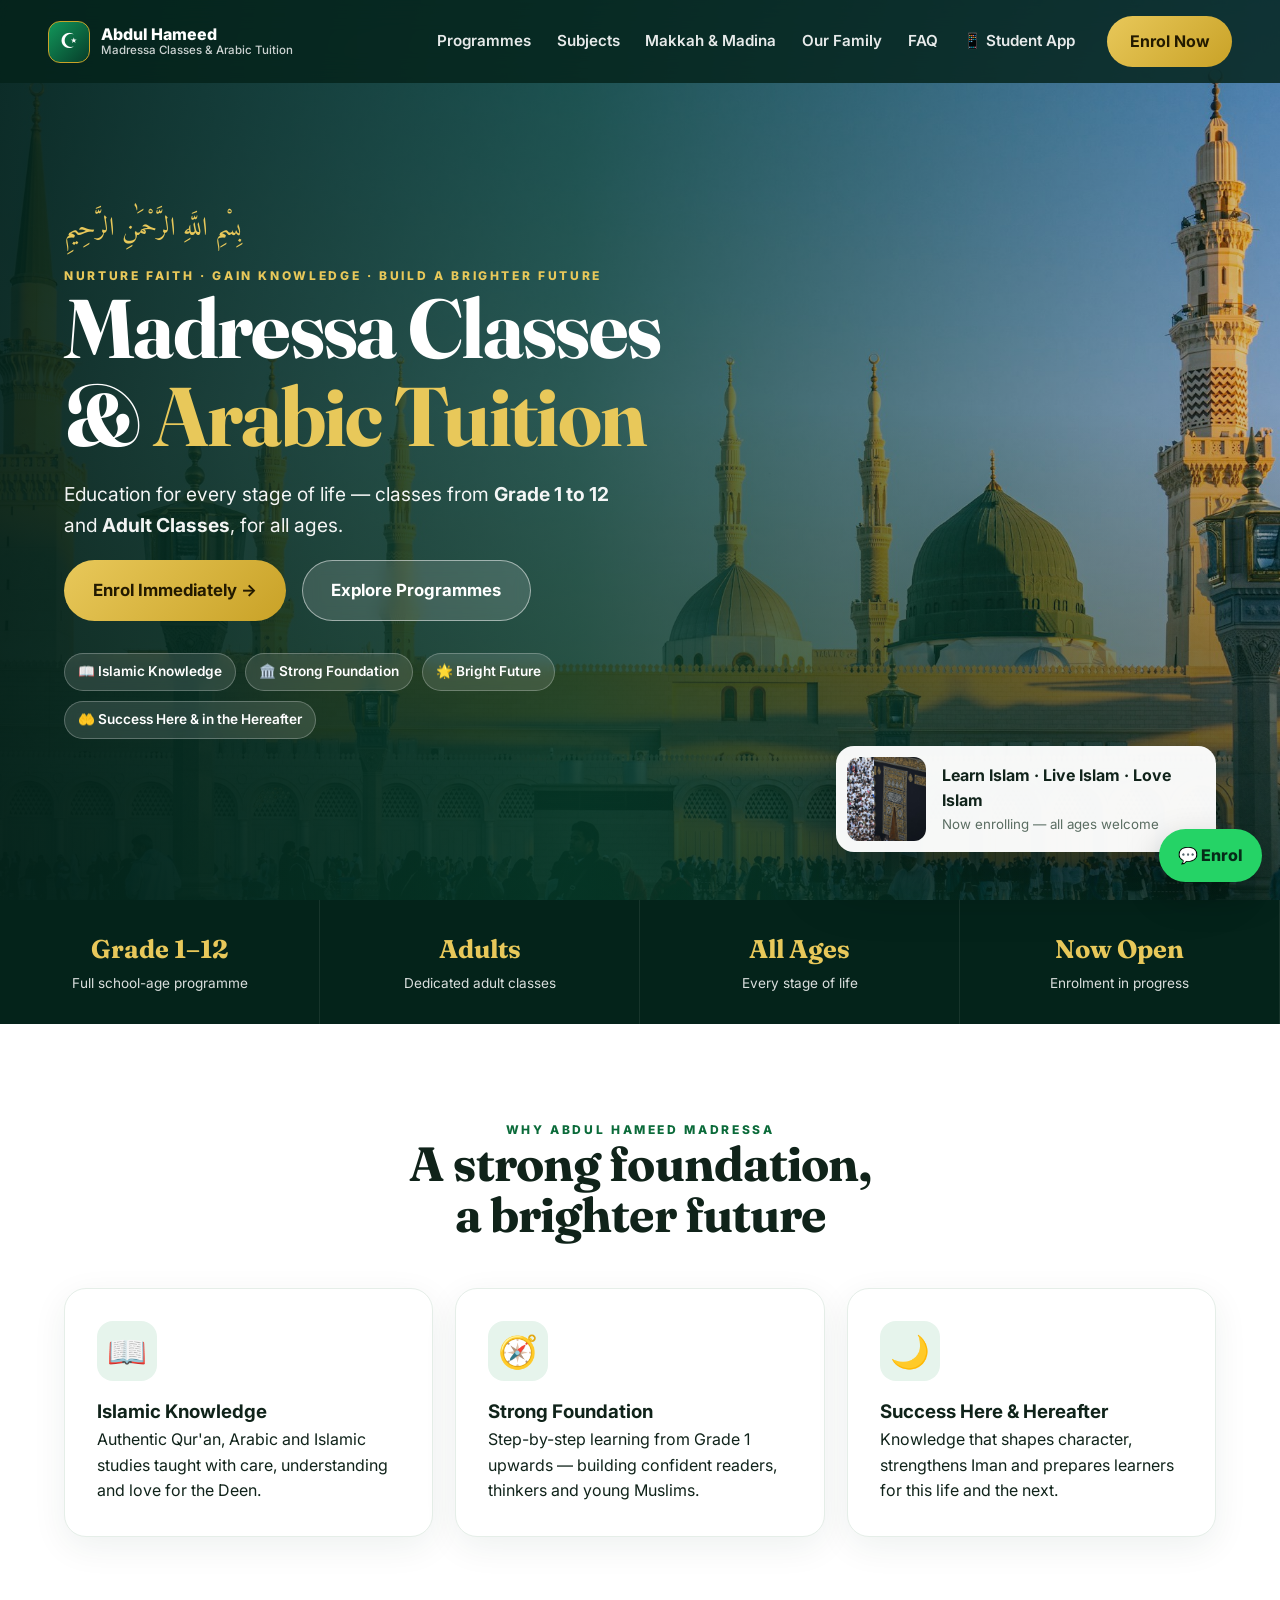
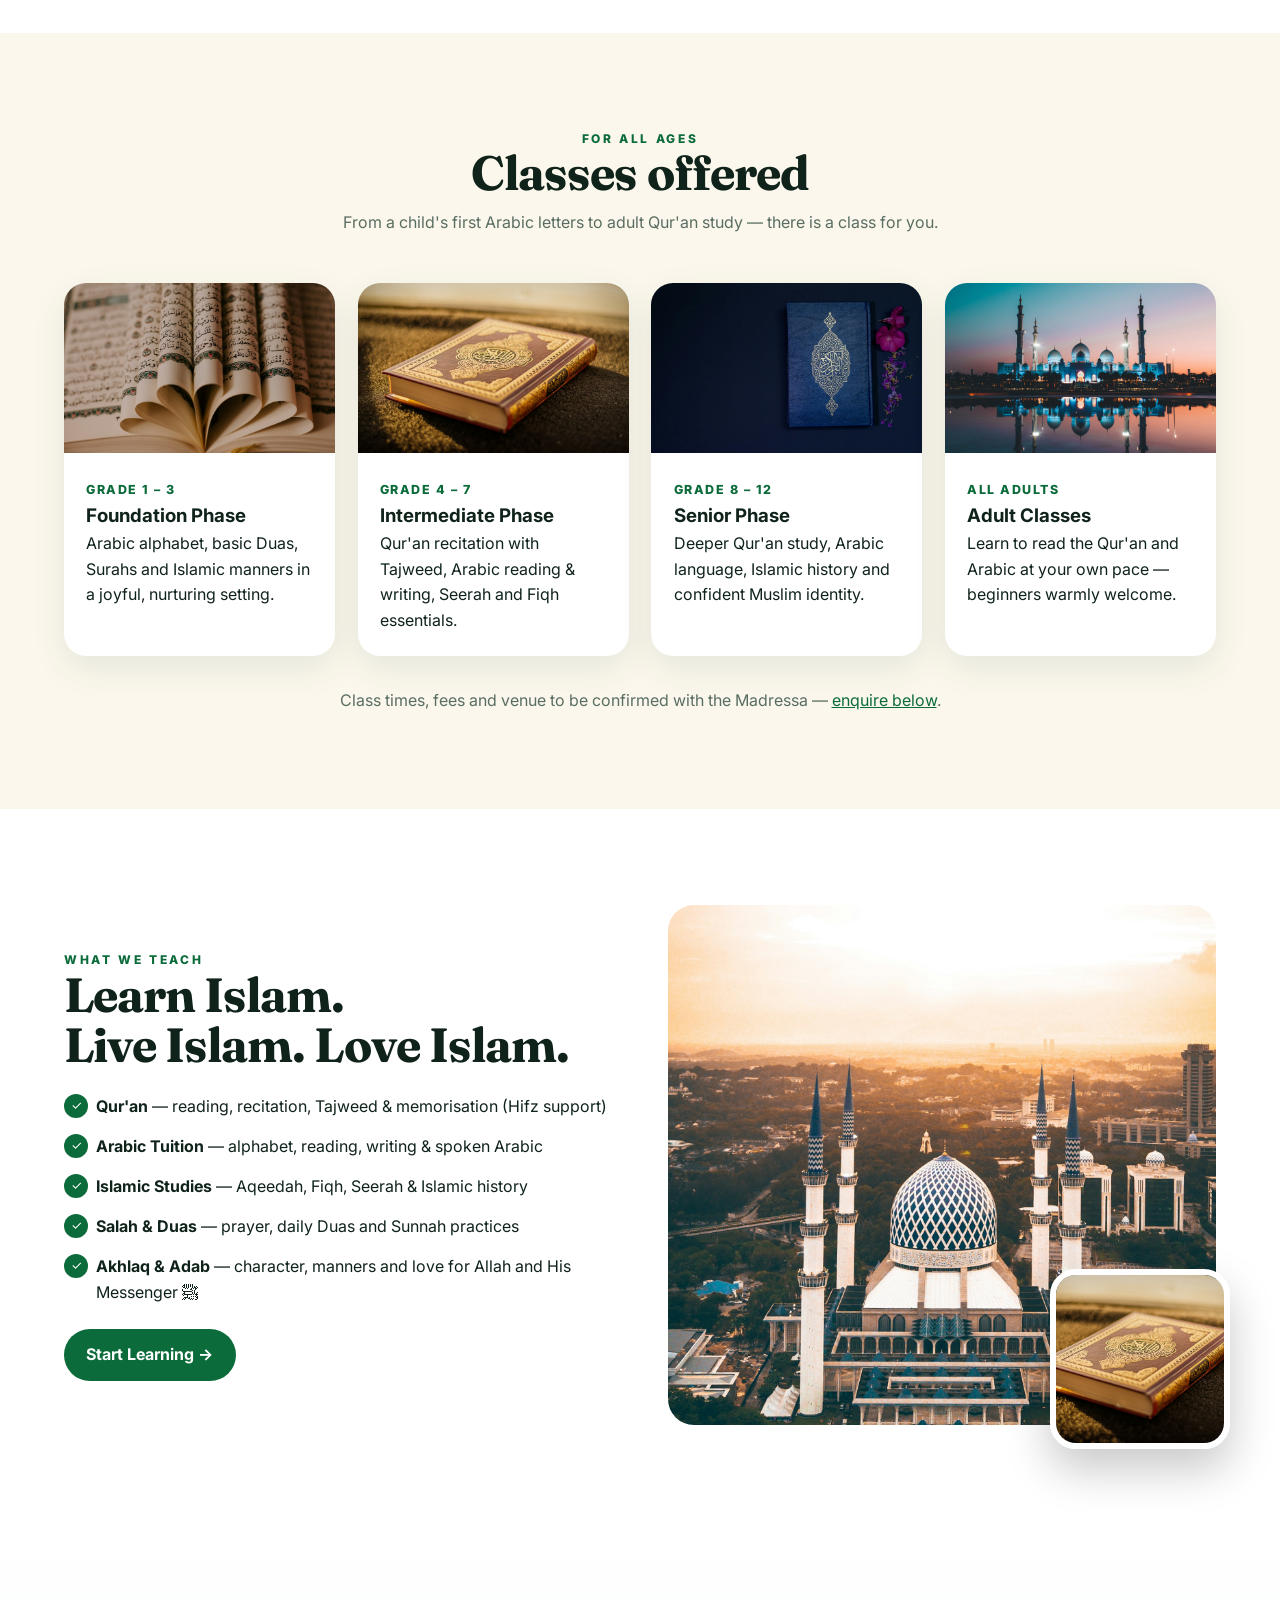
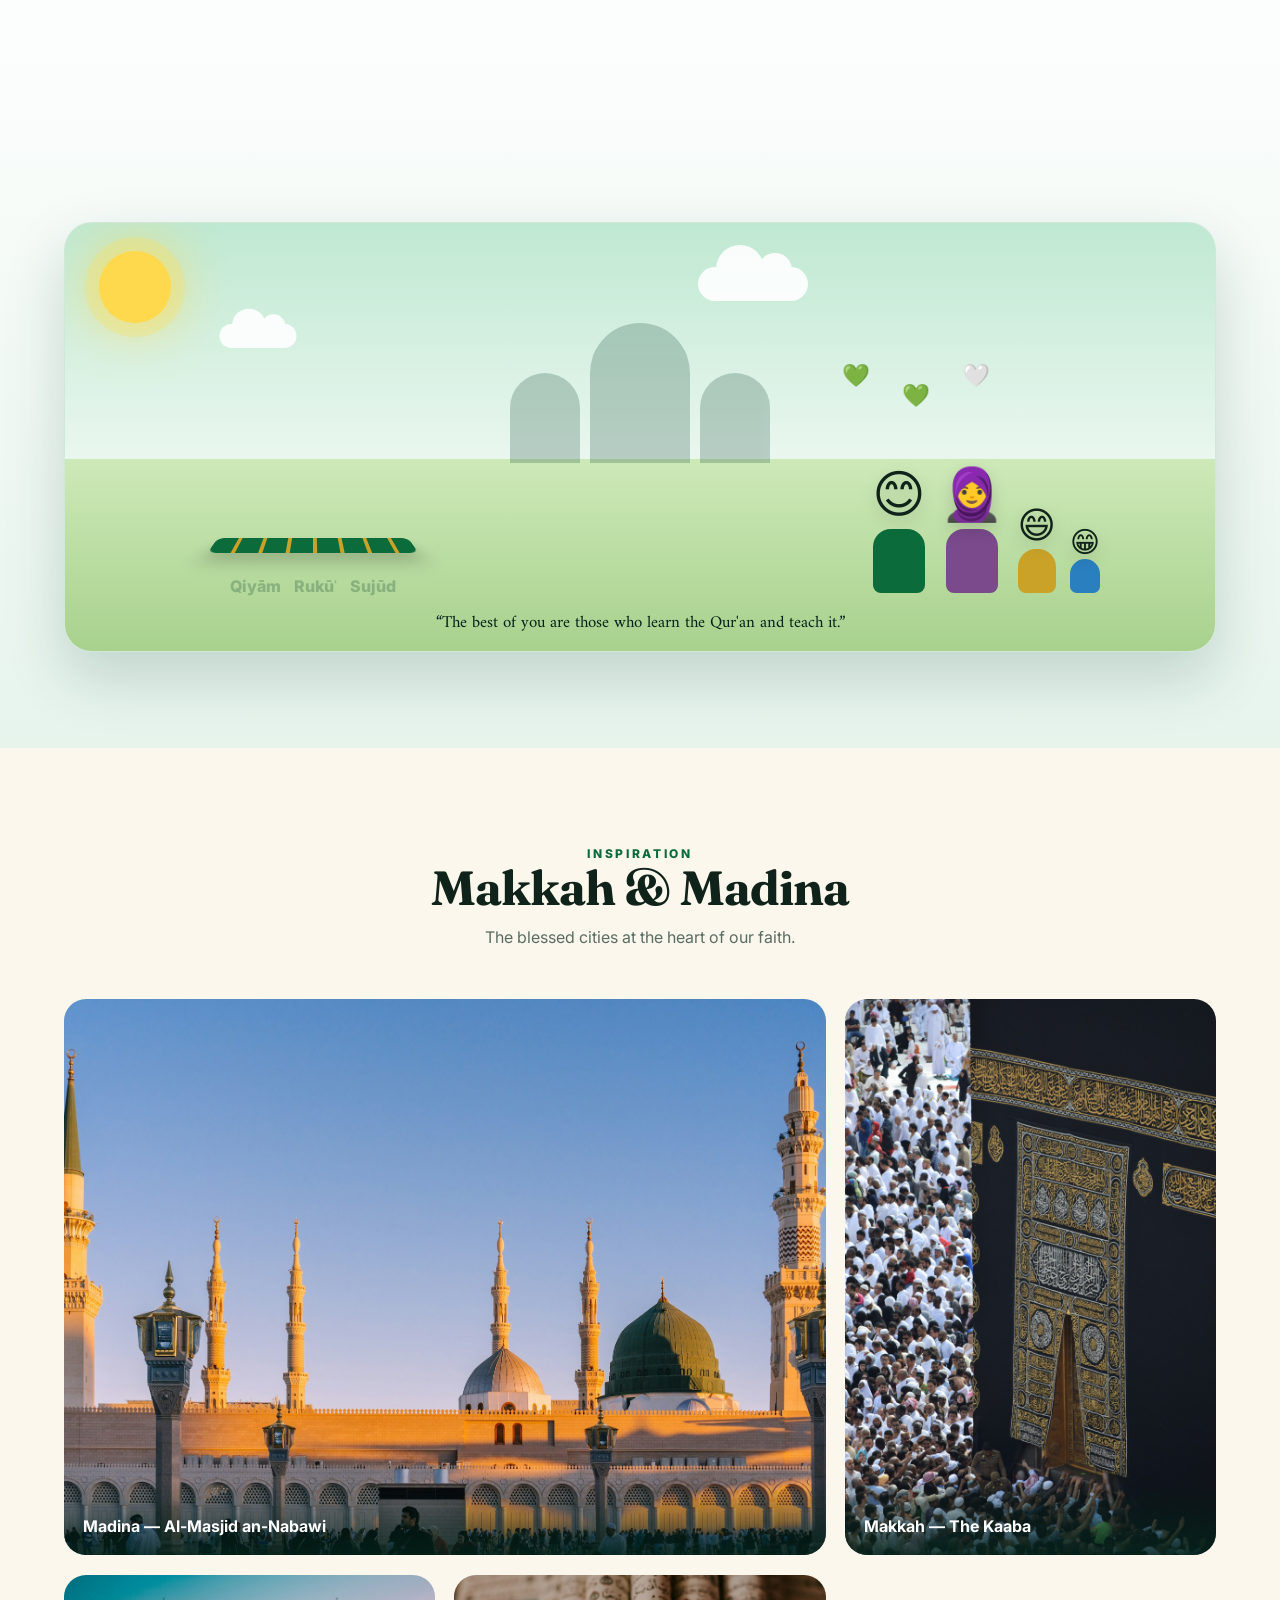
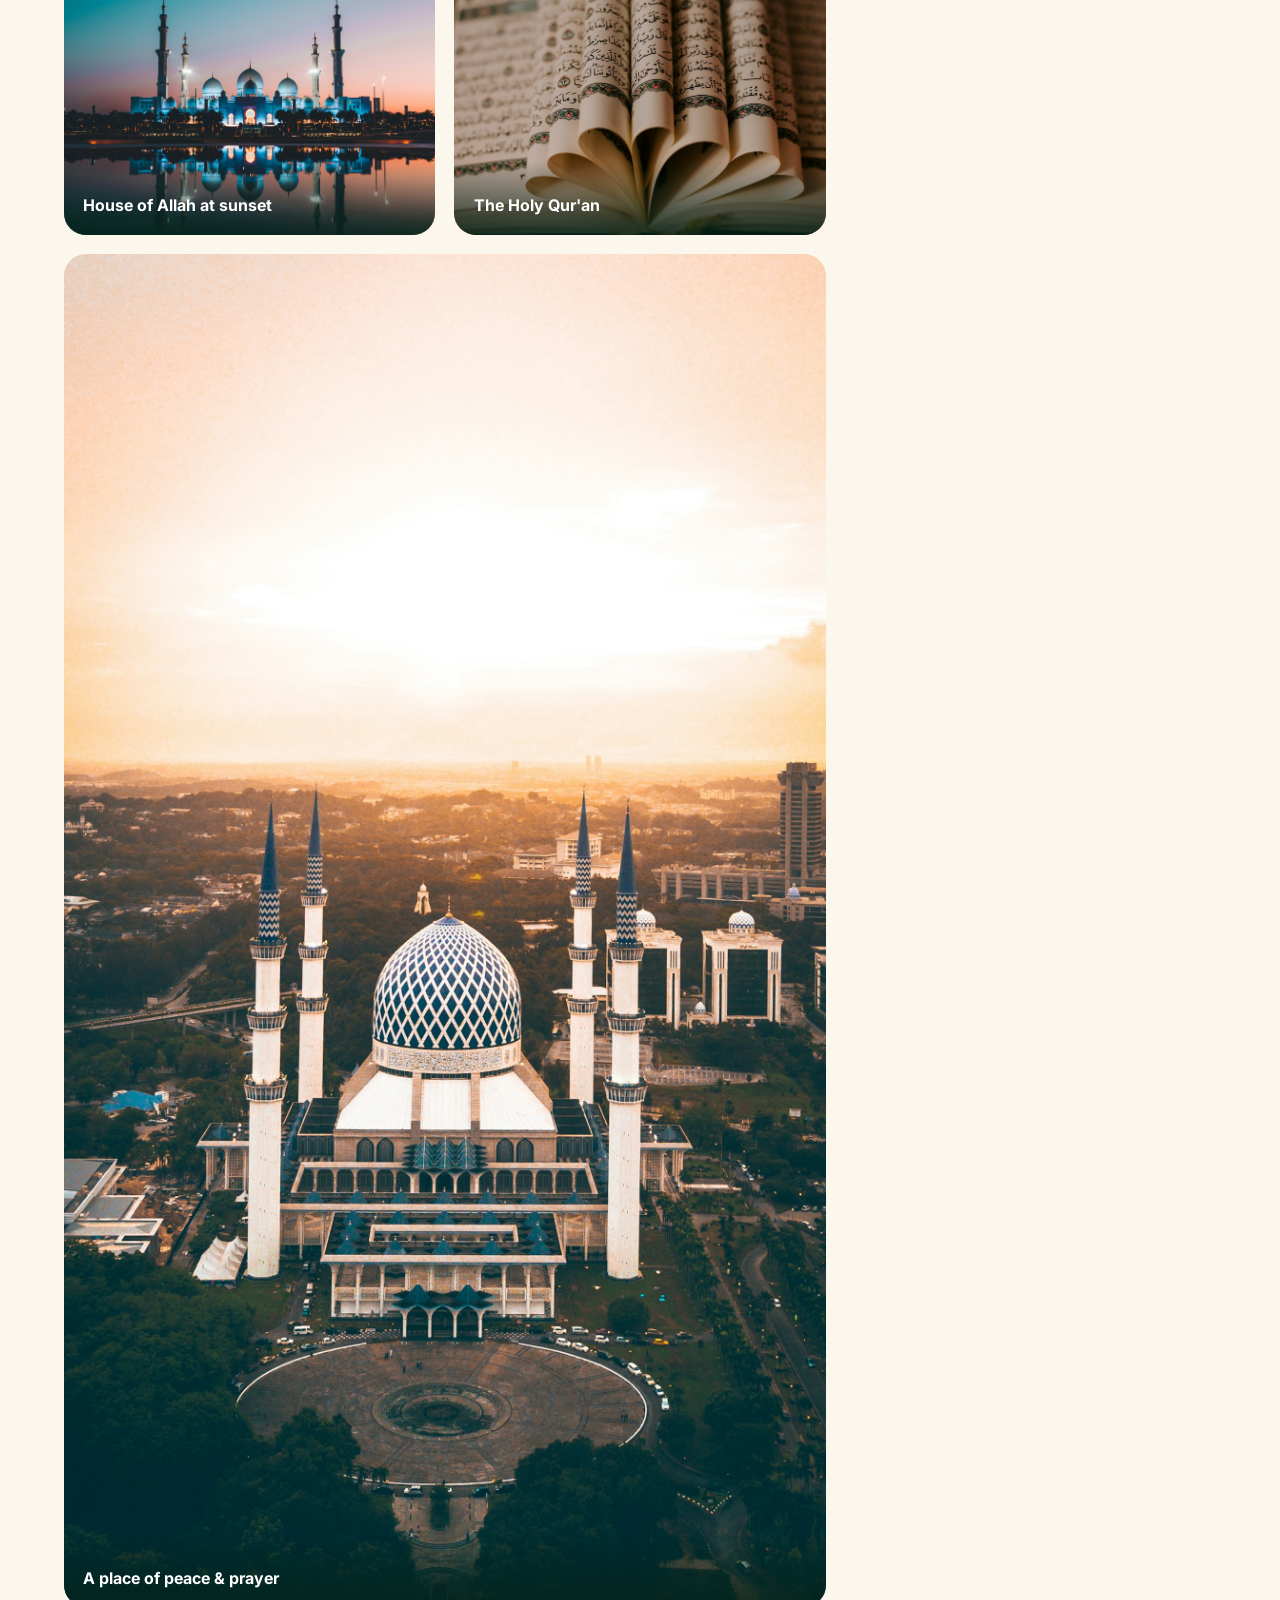
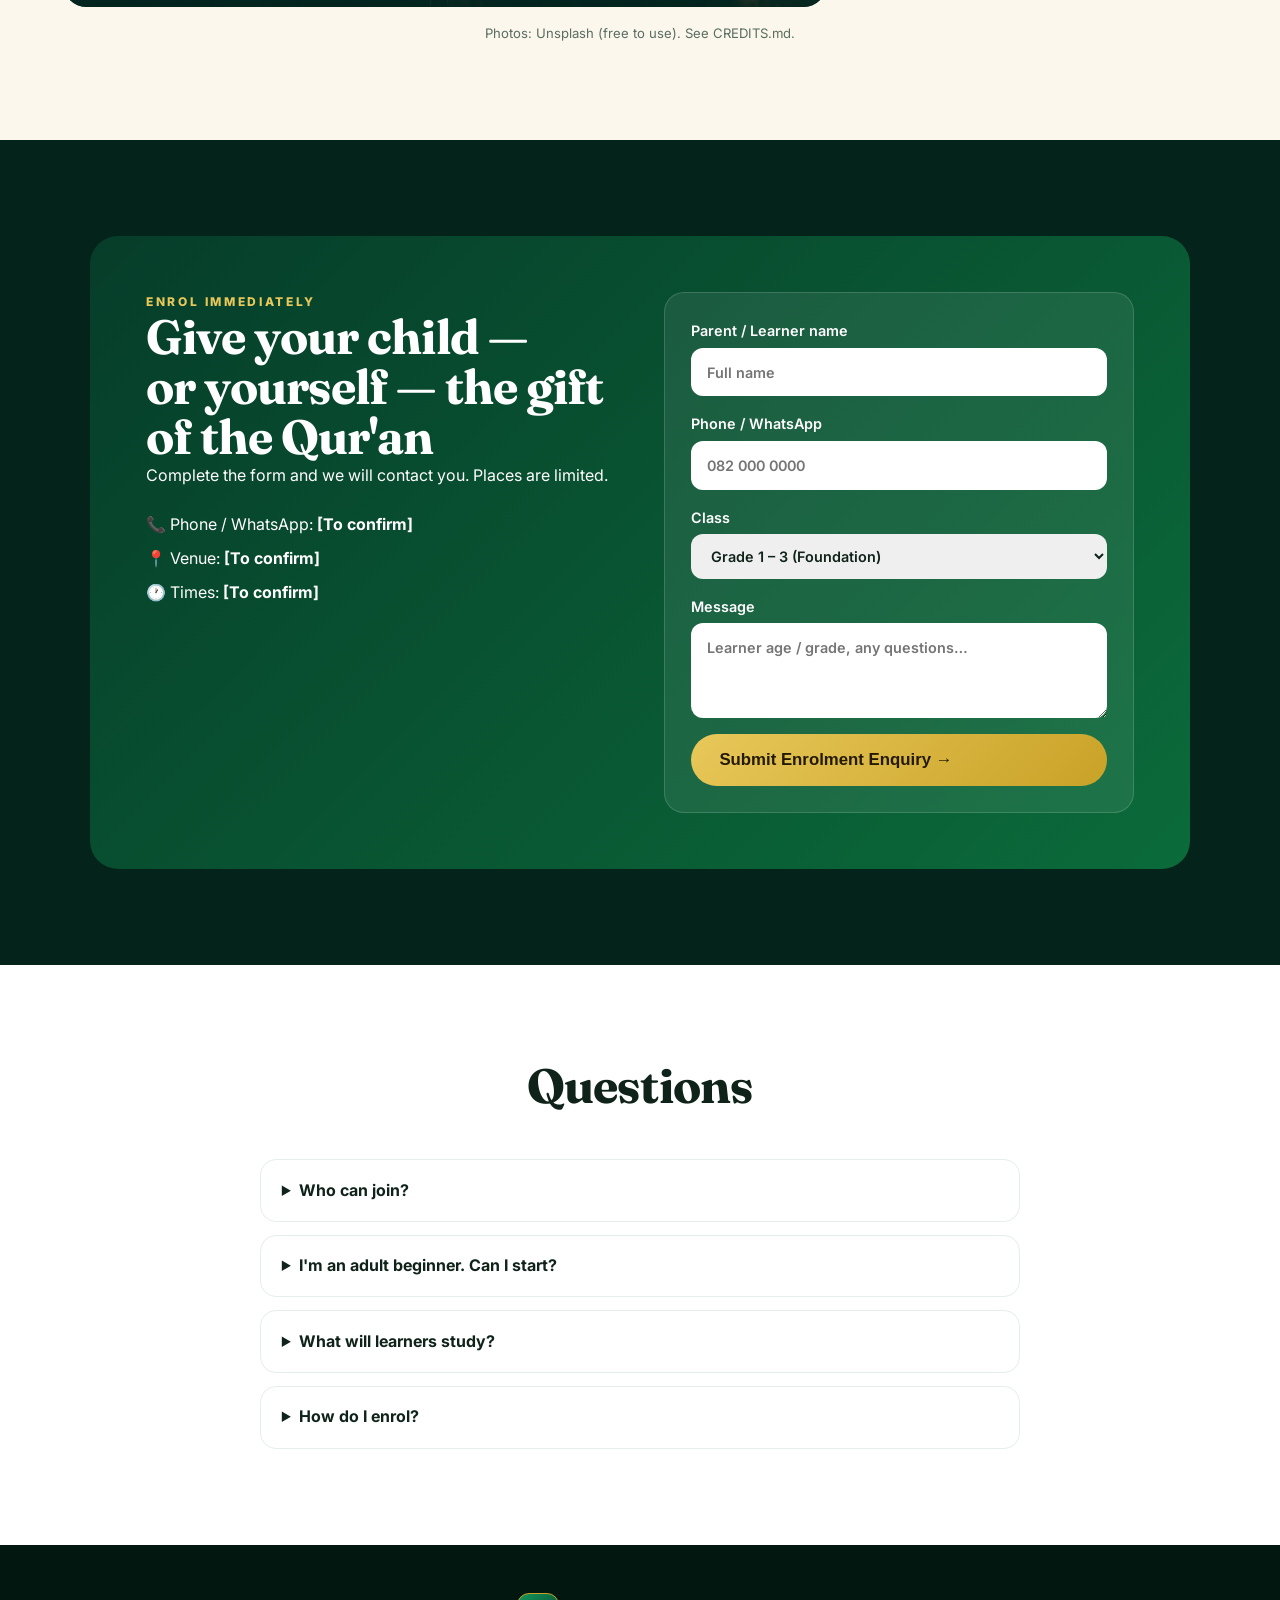
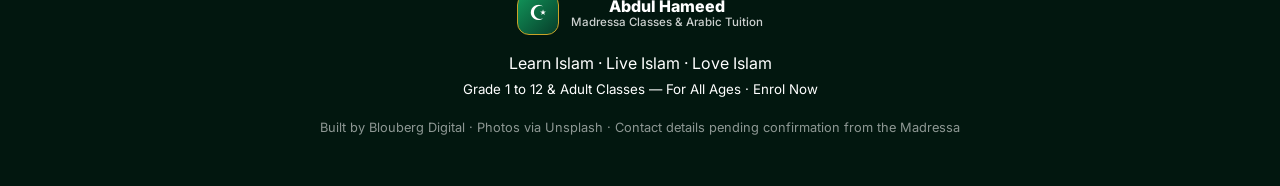
<file: index.html>
<!DOCTYPE html>
<html lang="en">
<head>
<meta charset="UTF-8">
<meta name="viewport" content="width=device-width, initial-scale=1.0">
<title>Abdul Hameed Madressa Classes & Arabic Tuition — Grade 1 to 12 & Adults</title>
<meta name="description" content="Madressa Classes & Arabic Tuition for all ages. Grade 1 to 12 and adult classes. Learn Islam, Live Islam, Love Islam. Enrol now.">
<link rel="preconnect" href="https://fonts.googleapis.com">
<link href="https://fonts.googleapis.com/css2?family=Fraunces:opsz,wght@9..144,600;9..144,700&family=Inter:wght@400;500;600;700;800&family=Amiri:wght@400;700&display=swap" rel="stylesheet">
<link rel="stylesheet" href="styles.css">
<link rel="icon" href="data:image/svg+xml,<svg xmlns='http://www.w3.org/2000/svg' viewBox='0 0 100 100'><text y='.9em' font-size='90'>☪</text></svg>">
</head>
<body>

<header class="nav" id="top">
  <a class="brand" href="#top"><span class="brand-mark">☪</span><span>Abdul Hameed<small>Madressa Classes & Arabic Tuition</small></span></a>
  <nav class="nav-links">
    <a href="#programmes">Programmes</a><a href="#subjects">Subjects</a><a href="#gallery">Makkah & Madina</a><a href="#family">Our Family</a><a href="#faq">FAQ</a><a href="app/">📱 Student App</a>
  </nav>
  <a class="btn btn-gold" href="#enrol">Enrol Now</a>
  <button class="burger" aria-label="Menu" onclick="document.body.classList.toggle('menu-open')">☰</button>
</header>

<!-- HERO -->
<section class="hero">
  <img class="hero-img" src="assets/madina-hero.jpg" alt="Al-Masjid an-Nabawi in Madina with the Green Dome at golden hour">
  <div class="hero-overlay"></div>
  <div class="hero-content reveal">
    <p class="arabic">بِسْمِ اللَّهِ الرَّحْمَٰنِ الرَّحِيمِ</p>
    <p class="eyebrow">Nurture Faith · Gain Knowledge · Build a Brighter Future</p>
    <h1>Madressa Classes<br>& <em>Arabic Tuition</em></h1>
    <p class="lead">Education for every stage of life — classes from <strong>Grade 1 to 12</strong> and <strong>Adult Classes</strong>, for all ages.</p>
    <div class="hero-cta">
      <a class="btn btn-gold btn-lg" href="#enrol">Enrol Immediately →</a>
      <a class="btn btn-ghost btn-lg" href="#programmes">Explore Programmes</a>
    </div>
    <div class="badges">
      <span>📖 Islamic Knowledge</span><span>🏛️ Strong Foundation</span><span>🌟 Bright Future</span><span>🤲 Success Here & in the Hereafter</span>
    </div>
  </div>
  <div class="hero-card reveal">
    <img src="assets/kaaba.jpg" alt="The Kaaba door in Makkah surrounded by worshippers">
    <div><strong>Learn Islam · Live Islam · Love Islam</strong><small>Now enrolling — all ages welcome</small></div>
  </div>
</section>

<!-- STATS -->
<section class="stats">
  <div><strong>Grade 1–12</strong><span>Full school-age programme</span></div>
  <div><strong>Adults</strong><span>Dedicated adult classes</span></div>
  <div><strong>All Ages</strong><span>Every stage of life</span></div>
  <div><strong>Now Open</strong><span>Enrolment in progress</span></div>
</section>

<!-- PILLARS -->
<section class="section" id="about">
  <div class="section-head reveal"><p class="eyebrow dark">Why Abdul Hameed Madressa</p><h2>A strong foundation,<br>a brighter future</h2></div>
  <div class="grid3">
    <article class="card reveal"><div class="icon">📖</div><h3>Islamic Knowledge</h3><p>Authentic Qur'an, Arabic and Islamic studies taught with care, understanding and love for the Deen.</p></article>
    <article class="card reveal"><div class="icon">🧭</div><h3>Strong Foundation</h3><p>Step-by-step learning from Grade 1 upwards — building confident readers, thinkers and young Muslims.</p></article>
    <article class="card reveal"><div class="icon">🌙</div><h3>Success Here & Hereafter</h3><p>Knowledge that shapes character, strengthens Iman and prepares learners for this life and the next.</p></article>
  </div>
</section>

<!-- PROGRAMMES -->
<section class="section alt" id="programmes">
  <div class="section-head reveal"><p class="eyebrow dark">For All Ages</p><h2>Classes offered</h2><p class="sub">From a child's first Arabic letters to adult Qur'an study — there is a class for you.</p></div>
  <div class="grid4">
    <article class="prog reveal"><img src="assets/quran-pages.jpg" alt="Open Qur'an pages"><div><span>Grade 1 – 3</span><h3>Foundation Phase</h3><p>Arabic alphabet, basic Duas, Surahs and Islamic manners in a joyful, nurturing setting.</p></div></article>
    <article class="prog reveal"><img src="assets/quran.jpg" alt="Closed Qur'an with gold cover"><div><span>Grade 4 – 7</span><h3>Intermediate Phase</h3><p>Qur'an recitation with Tajweed, Arabic reading & writing, Seerah and Fiqh essentials.</p></div></article>
    <article class="prog reveal"><img src="assets/quran-dark.jpg" alt="Qur'an on dark background"><div><span>Grade 8 – 12</span><h3>Senior Phase</h3><p>Deeper Qur'an study, Arabic language, Islamic history and confident Muslim identity.</p></div></article>
    <article class="prog reveal"><img src="assets/mosque-sunset.jpg" alt="Mosque at sunset reflected in water"><div><span>All Adults</span><h3>Adult Classes</h3><p>Learn to read the Qur'an and Arabic at your own pace — beginners warmly welcome.</p></div></article>
  </div>
  <p class="note reveal">Class times, fees and venue to be confirmed with the Madressa — <a href="#enrol">enquire below</a>.</p>
</section>

<!-- SUBJECTS -->
<section class="section" id="subjects">
  <div class="split">
    <div class="reveal"><p class="eyebrow dark">What We Teach</p><h2>Learn Islam.<br>Live Islam. Love Islam.</h2>
      <ul class="checklist">
        <li><b>Qur'an</b> — reading, recitation, Tajweed & memorisation (Hifz support)</li>
        <li><b>Arabic Tuition</b> — alphabet, reading, writing & spoken Arabic</li>
        <li><b>Islamic Studies</b> — Aqeedah, Fiqh, Seerah & Islamic history</li>
        <li><b>Salah & Duas</b> — prayer, daily Duas and Sunnah practices</li>
        <li><b>Akhlaq & Adab</b> — character, manners and love for Allah and His Messenger ﷺ</li>
      </ul>
      <a class="btn btn-green" href="#enrol">Start Learning →</a>
    </div>
    <div class="split-img reveal"><img src="assets/mosque-blue.jpg" alt="Beautiful mosque with blue dome at sunrise"><img class="float-img" src="assets/quran.jpg" alt="Qur'an"></div>
  </div>
</section>

<!-- SALAH + FAMILY ANIMATION -->
<section class="section family" id="family">
  <div class="section-head reveal"><p class="eyebrow dark">Faith Begins at Home</p><h2>Salah brings the family together</h2><p class="sub">Watch: prayer, peace and a happy family — the heart of our Madressa.</p></div>

  <div class="animation-stage reveal" role="img" aria-label="Animation of a person performing Salah while their happy family watches and smiles">
    <div class="sun"></div><div class="cloud c1"></div><div class="cloud c2"></div>
    <div class="mosque-bg"><span></span><span></span><span></span></div>

    <!-- Praying person: postures cross-fade Qiyam > Ruku > Sujood -->
    <div class="prayer">
      <div class="mat"></div>
      <svg class="posture p-stand" viewBox="0 0 120 160"><circle cx="60" cy="22" r="13" fill="#f2c79b"/><path d="M52 14a8 8 0 0 1 16 0v4H52z" fill="#fff"/><rect x="44" y="35" width="32" height="58" rx="12" fill="#0b6b3a"/><path d="M46 48q14 10 28 0" stroke="#f2c79b" stroke-width="7" fill="none" stroke-linecap="round"/><rect x="46" y="90" width="11" height="58" rx="5" fill="#123"/><rect x="63" y="90" width="11" height="58" rx="5" fill="#123"/></svg>
      <svg class="posture p-ruku" viewBox="0 0 160 160"><circle cx="122" cy="38" r="13" fill="#f2c79b"/><path d="M114 30a8 8 0 0 1 16 0v4h-16z" fill="#fff"/><path d="M40 62h72l14-18" stroke="#0b6b3a" stroke-width="22" fill="none" stroke-linecap="round"/><path d="M58 62v78M78 62v78" stroke="#123" stroke-width="11" stroke-linecap="round"/><path d="M112 62l10 28" stroke="#f2c79b" stroke-width="7" stroke-linecap="round"/></svg>
      <svg class="posture p-sujood" viewBox="0 0 160 160"><path d="M28 128h96" stroke="#123" stroke-width="12" stroke-linecap="round"/><path d="M40 126L92 84l28 8" stroke="#0b6b3a" stroke-width="22" fill="none" stroke-linecap="round"/><circle cx="128" cy="96" r="12" fill="#f2c79b"/><path d="M120 88a8 8 0 0 1 16 0v3h-16z" fill="#fff"/><path d="M92 84l-18 38" stroke="#f2c79b" stroke-width="7" stroke-linecap="round"/></svg>
      <p class="posture-label"><span>Qiyām</span><span>Rukūʿ</span><span>Sujūd</span></p>
    </div>

    <!-- Happy family -->
    <div class="family-group">
      <div class="person dad"><i>😊</i><b></b></div>
      <div class="person mum"><i>🧕</i><b></b></div>
      <div class="person kid"><i>😄</i><b></b></div>
      <div class="person kid small"><i>😁</i><b></b></div>
      <span class="heart h1">💚</span><span class="heart h2">🤍</span><span class="heart h3">💚</span>
    </div>
    <p class="animation-caption">“The best of you are those who learn the Qur'an and teach it.”</p>
  </div>
</section>

<!-- GALLERY -->
<section class="section alt" id="gallery">
  <div class="section-head reveal"><p class="eyebrow dark">Inspiration</p><h2>Makkah & Madina</h2><p class="sub">The blessed cities at the heart of our faith.</p></div>
  <div class="gallery">
    <figure class="reveal wide"><img src="assets/madina-hero.jpg" alt="Madina — Al-Masjid an-Nabawi and the Green Dome"><figcaption>Madina — Al-Masjid an-Nabawi</figcaption></figure>
    <figure class="reveal"><img src="assets/kaaba.jpg" alt="Makkah — the Kaaba"><figcaption>Makkah — The Kaaba</figcaption></figure>
    <figure class="reveal"><img src="assets/mosque-sunset.jpg" alt="Mosque at sunset"><figcaption>House of Allah at sunset</figcaption></figure>
    <figure class="reveal"><img src="assets/quran-pages.jpg" alt="Qur'an pages"><figcaption>The Holy Qur'an</figcaption></figure>
    <figure class="reveal wide"><img src="assets/mosque-blue.jpg" alt="Mosque at sunrise"><figcaption>A place of peace & prayer</figcaption></figure>
  </div>
  <p class="credit">Photos: Unsplash (free to use). See CREDITS.md.</p>
</section>

<!-- ENROL -->
<section class="section enrol" id="enrol">
  <div class="enrol-box reveal">
    <div><p class="eyebrow">Enrol Immediately</p><h2>Give your child —<br>or yourself — the gift of the Qur'an</h2><p>Complete the form and we will contact you. Places are limited.</p>
      <div class="contact-lines">
        <p>📞 Phone / WhatsApp: <b>[To confirm]</b></p>
        <p>📍 Venue: <b>[To confirm]</b></p>
        <p>🕐 Times: <b>[To confirm]</b></p>
      </div>
    </div>
    <form id="enrolForm">
      <label>Parent / Learner name<input required name="name" placeholder="Full name"></label>
      <label>Phone / WhatsApp<input required name="phone" placeholder="082 000 0000"></label>
      <label>Class<select name="class"><option>Grade 1 – 3 (Foundation)</option><option>Grade 4 – 7 (Intermediate)</option><option>Grade 8 – 12 (Senior)</option><option>Adult Class</option></select></label>
      <label>Message<textarea name="message" rows="3" placeholder="Learner age / grade, any questions…"></textarea></label>
      <button class="btn btn-gold btn-lg" type="submit">Submit Enrolment Enquiry →</button>
      <p class="form-ok" id="formOk">✅ Jazakumullahu khairan! Your enquiry is ready — please also WhatsApp us to confirm.</p>
    </form>
  </div>
</section>

<!-- FAQ -->
<section class="section" id="faq">
  <div class="section-head reveal"><h2>Questions</h2></div>
  <div class="faq reveal">
    <details><summary>Who can join?</summary><p>Everyone — children from Grade 1 to Grade 12, and adults of any age or level.</p></details>
    <details><summary>I'm an adult beginner. Can I start?</summary><p>Absolutely. Adult classes welcome complete beginners, at your own pace.</p></details>
    <details><summary>What will learners study?</summary><p>Qur'an, Arabic, Islamic Studies, Salah, Duas, Seerah and Akhlaq.</p></details>
    <details><summary>How do I enrol?</summary><p>Complete the enrolment form above or contact the Madressa directly. Details to be confirmed.</p></details>
  </div>
</section>

<footer>
  <div class="brand light"><span class="brand-mark">☪</span><span>Abdul Hameed<small>Madressa Classes & Arabic Tuition</small></span></div>
  <p>Learn Islam · Live Islam · Love Islam<br><small>Grade 1 to 12 & Adult Classes — For All Ages · Enrol Now</small></p>
  <p class="tiny">Built by Blouberg Digital · Photos via Unsplash · Contact details pending confirmation from the Madressa</p>
</footer>

<a class="whatsapp" href="#enrol" aria-label="Enrol via WhatsApp">💬 Enrol</a>
<script src="script.js"></script>
</body>
</html>
</file>
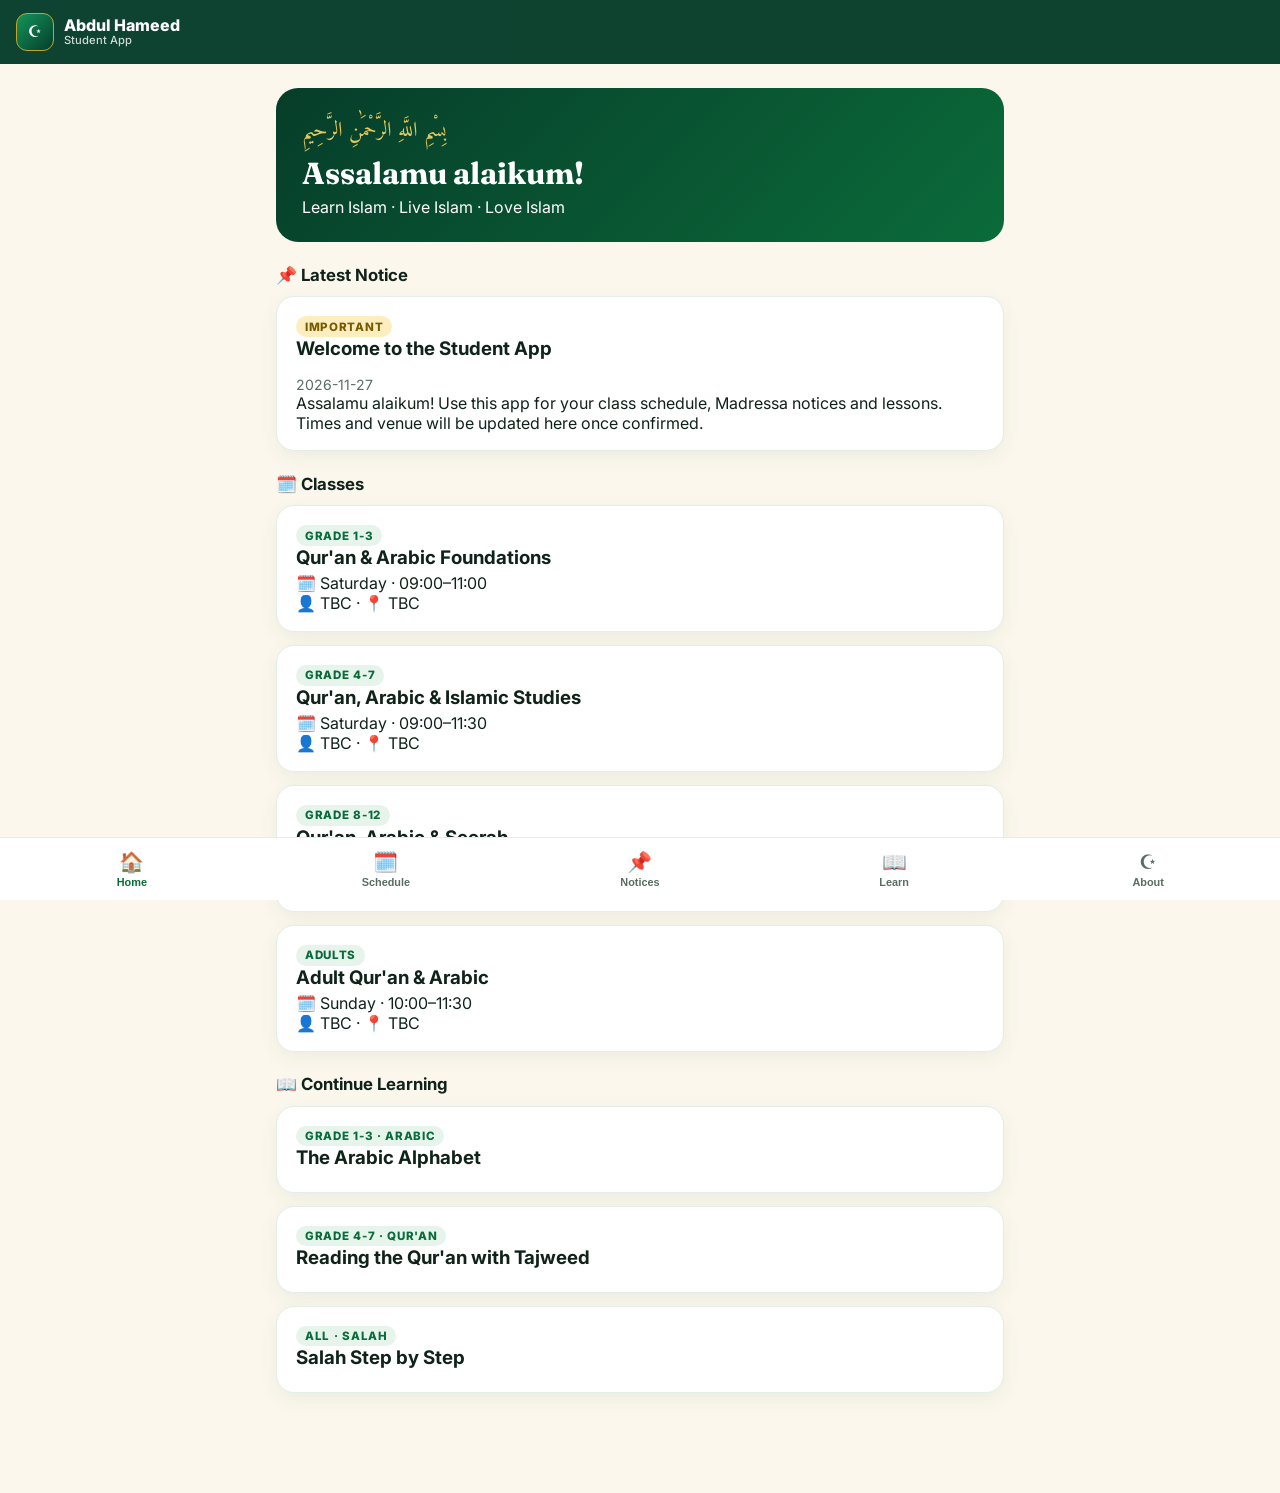
<file: app/index.html>
<!DOCTYPE html>
<html lang="en">
<head>
<meta charset="UTF-8">
<meta name="viewport" content="width=device-width, initial-scale=1, viewport-fit=cover">
<title>Abdul Hameed Madressa — Student App</title>
<meta name="description" content="Class schedule, notices and lessons for Abdul Hameed Madressa students.">
<meta name="theme-color" content="#063d2a">
<link rel="manifest" href="manifest.webmanifest">
<link rel="icon" href="icons/icon-192.png">
<link rel="apple-touch-icon" href="icons/icon-192.png">
<link href="https://fonts.googleapis.com/css2?family=Fraunces:wght@600;700&family=Inter:wght@400;600;700;800&family=Amiri:wght@400;700&display=swap" rel="stylesheet">
<link rel="stylesheet" href="styles.css">
</head>
<body>
<header class="topbar">
  <a class="brand" href="#home"><span class="mark">☪</span><span>Abdul Hameed<small>Student App</small></span></a>
  <button id="installBtn" class="install" hidden>⬇ Install</button>
</header>

<main id="app">
  <!-- HOME -->
  <section class="screen active" id="screen-home">
    <div class="hero">
      <p class="arabic">بِسْمِ اللَّهِ الرَّحْمَٰنِ الرَّحِيمِ</p>
      <h1>Assalamu alaikum!</h1><p>Learn Islam · Live Islam · Love Islam</p>
    </div>
    <h2>📌 Latest Notice</h2><div id="homeNotice"></div>
    <h2>🗓️ Classes</h2><div id="homeSchedule" class="cards"></div>
    <h2>📖 Continue Learning</h2><div id="homeLessons" class="cards"></div>
  </section>

  <!-- SCHEDULE -->
  <section class="screen" id="screen-schedule">
    <h1>Class Schedule</h1>
    <div class="chips" id="gradeChips"></div>
    <div id="scheduleList" class="cards"></div>
    <p class="muted">Times/venue to be confirmed by the Madressa.</p>
  </section>

  <!-- NOTICES -->
  <section class="screen" id="screen-notices">
    <h1>Notice Board</h1><div id="noticeList" class="cards"></div>
  </section>

  <!-- LEARN -->
  <section class="screen" id="screen-learn">
    <h1>Learn</h1>
    <div class="chips" id="learnChips"></div>
    <div id="lessonList" class="cards"></div>
  </section>

  <!-- LESSON READER -->
  <section class="screen" id="screen-lesson">
    <button class="back" onclick="show('learn')">← All lessons</button>
    <article id="lessonBody" class="lesson"></article>
    <label class="done"><input type="checkbox" id="doneCheck"> Mark lesson as done ✓</label>
  </section>

  <!-- ABOUT -->
  <section class="screen" id="screen-about">
    <h1>About</h1>
    <div class="card"><h3>Abdul Hameed Madressa Classes & Arabic Tuition</h3>
      <p>Grade 1 to 12 & Adult Classes — for all ages.</p>
      <p>📞 Phone/WhatsApp: <b>TBC</b><br>📍 Venue: <b>TBC</b></p>
      <a class="btn" href="../index.html">Visit our website →</a>
      <a class="btn gold" href="../index.html#enrol">Enrol now →</a>
    </div>
    <p class="muted">Your progress (✓ done lessons) is saved only on this device. No account, no tracking.</p>
  </section>
</main>

<nav class="tabbar">
  <button data-go="home" class="active">🏠<span>Home</span></button>
  <button data-go="schedule">🗓️<span>Schedule</span></button>
  <button data-go="notices">📌<span>Notices</span></button>
  <button data-go="learn">📖<span>Learn</span></button>
  <button data-go="about">☪<span>About</span></button>
</nav>
<script src="app.js"></script>
</body>
</html>
</file>
<file: styles.css>
:root{--green-950:#04231a;--green-900:#063d2a;--green-700:#0b6b3a;--green-500:#12965a;--green-100:#e6f4ec;--gold:#c9a227;--gold-2:#e8c85a;--cream:#fbf7ec;--ink:#10231a;--muted:#5a6d62}
*{margin:0;padding:0;box-sizing:border-box}html{scroll-behavior:smooth}
body{font-family:Inter,system-ui,sans-serif;color:var(--ink);background:#fff;line-height:1.6;overflow-x:hidden}
img{max-width:100%;display:block}a{color:var(--green-700)}
h1,h2{font-family:Fraunces,serif;line-height:1.05;letter-spacing:-.02em}h2{font-size:clamp(2rem,4vw,3rem)}
.btn{display:inline-flex;align-items:center;gap:.5rem;padding:.8rem 1.4rem;border-radius:999px;font-weight:700;text-decoration:none;border:0;cursor:pointer;transition:.25s}
.btn:hover{transform:translateY(-2px);box-shadow:0 12px 30px rgba(0,0,0,.18)}
.btn-gold{background:linear-gradient(135deg,var(--gold-2),var(--gold));color:#231a00}.btn-green{background:var(--green-700);color:#fff}.btn-ghost{background:rgba(255,255,255,.14);color:#fff;border:1px solid rgba(255,255,255,.5);backdrop-filter:blur(8px)}.btn-lg{padding:1rem 1.8rem;font-size:1.05rem}
.eyebrow{text-transform:uppercase;letter-spacing:.22em;font-size:.75rem;font-weight:800;color:var(--gold-2)}.eyebrow.dark{color:var(--green-700)}
/* Nav */
.nav{position:fixed;inset:0 0 auto 0;z-index:50;display:flex;align-items:center;gap:2rem;padding:1rem clamp(1rem,4vw,3rem);background:rgba(4,35,26,.82);backdrop-filter:blur(14px);color:#fff}
.brand{display:flex;gap:.7rem;align-items:center;color:#fff;text-decoration:none;font-weight:800;line-height:1.1}.brand small{display:block;font-weight:500;font-size:.72rem;opacity:.8}.brand-mark{width:42px;height:42px;display:grid;place-items:center;background:linear-gradient(135deg,var(--green-500),var(--green-900));border:1px solid var(--gold);border-radius:12px;font-size:1.3rem}
.nav-links{display:flex;gap:1.6rem;margin-left:auto}.nav-links a{color:#fff;text-decoration:none;font-weight:600;font-size:.95rem;opacity:.9}.nav-links a:hover{opacity:1;color:var(--gold-2)}
.burger{display:none;background:none;border:0;color:#fff;font-size:1.5rem}
/* Hero */
.hero{position:relative;min-height:100svh;display:flex;align-items:center;padding:8rem clamp(1rem,5vw,4rem) 5rem;color:#fff;isolation:isolate}
.hero-img{position:absolute;inset:0;width:100%;height:100%;object-fit:cover;z-index:-2}
.hero-overlay{position:absolute;inset:0;z-index:-1;background:linear-gradient(90deg,rgba(4,35,26,.92) 0%,rgba(6,61,42,.75) 45%,rgba(6,61,42,.15) 100%),linear-gradient(0deg,rgba(4,35,26,.7),transparent 55%)}
.hero-content{max-width:720px}.arabic{font-family:Amiri,serif;font-size:1.6rem;color:var(--gold-2);margin-bottom:1rem}
.hero h1{font-size:clamp(2.8rem,7vw,5.2rem)}.hero h1 em{color:var(--gold-2);font-style:normal}
.lead{font-size:1.2rem;margin:1.2rem 0;max-width:560px;opacity:.95}.hero-cta{display:flex;gap:1rem;flex-wrap:wrap}
.badges{display:flex;flex-wrap:wrap;gap:.6rem;margin-top:2rem}.badges span{background:rgba(255,255,255,.12);border:1px solid rgba(255,255,255,.25);padding:.45rem .8rem;border-radius:999px;font-size:.85rem;font-weight:600;backdrop-filter:blur(6px)}
.hero-card{position:absolute;right:clamp(1rem,5vw,4rem);bottom:3rem;display:flex;gap:1rem;align-items:center;background:rgba(255,255,255,.96);color:var(--ink);padding:.7rem 1.1rem .7rem .7rem;border-radius:18px;box-shadow:0 24px 60px rgba(0,0,0,.35);max-width:380px}
.hero-card img{width:84px;height:84px;object-fit:cover;border-radius:12px}.hero-card small{display:block;color:var(--muted)}
/* Stats / sections */
.stats{display:grid;grid-template-columns:repeat(4,1fr);background:var(--green-950);color:#fff}
.stats div{padding:1.8rem 1rem;text-align:center;border-right:1px solid rgba(255,255,255,.08)}.stats strong{display:block;font-family:Fraunces,serif;font-size:1.6rem;color:var(--gold-2)}.stats span{font-size:.85rem;opacity:.85}
.section{padding:6rem clamp(1rem,5vw,4rem);max-width:1280px;margin:auto}.section.alt{max-width:none;background:var(--cream)}.section.alt>*{max-width:1280px;margin-left:auto;margin-right:auto}
.section-head{text-align:center;max-width:640px;margin:0 auto 3rem}.section-head .sub{color:var(--muted);margin-top:.7rem}
.grid3,.grid4{display:grid;gap:1.4rem}.grid3{grid-template-columns:repeat(3,1fr)}.grid4{grid-template-columns:repeat(4,1fr)}
.card{background:#fff;border:1px solid #e5eee8;border-radius:22px;padding:2rem;box-shadow:0 10px 35px rgba(6,61,42,.07)}.card .icon{font-size:2rem;width:60px;height:60px;display:grid;place-items:center;background:var(--green-100);border-radius:16px;margin-bottom:1rem}
.prog{background:#fff;border-radius:22px;overflow:hidden;box-shadow:0 12px 35px rgba(6,61,42,.09)}.prog img{height:170px;width:100%;object-fit:cover}.prog div{padding:1.4rem}.prog span{color:var(--green-700);font-weight:800;font-size:.78rem;text-transform:uppercase;letter-spacing:.12em}
.note{text-align:center;margin-top:2rem;color:var(--muted)}
/* Split */
.split{display:grid;grid-template-columns:1fr 1fr;gap:3.5rem;align-items:center}.checklist{list-style:none;margin:1.5rem 0;display:grid;gap:.9rem}.checklist li{padding-left:2rem;position:relative}.checklist li::before{content:"✓";position:absolute;left:0;width:24px;height:24px;background:var(--green-700);color:#fff;border-radius:50%;display:grid;place-items:center;font-size:.8rem}
.split-img{position:relative}.split-img>img{border-radius:26px;height:520px;width:100%;object-fit:cover}.float-img{position:absolute;width:180px!important;height:180px!important;object-fit:cover;right:-14px;bottom:-24px;border:6px solid #fff;border-radius:22px;box-shadow:0 20px 45px rgba(0,0,0,.22)}
/* Animation */
.family{background:linear-gradient(180deg,#fff,var(--green-100))}
.animation-stage{position:relative;height:430px;border-radius:28px;overflow:hidden;background:linear-gradient(180deg,#bfe8d2 0%,#eaf7ef 55%,#cde9b8 55.2%,#a8d18d 100%);box-shadow:0 25px 60px rgba(6,61,42,.18);border:1px solid #cfe8d8}
.sun{position:absolute;top:28px;left:34px;width:72px;height:72px;border-radius:50%;background:#ffd94d;box-shadow:0 0 0 14px rgba(255,217,77,.25),0 0 60px #ffd94d;animation:pulse 3s infinite}
.cloud{position:absolute;width:110px;height:34px;background:#fff;border-radius:999px;opacity:.9;animation:drift 14s linear infinite}.cloud::before,.cloud::after{content:"";position:absolute;background:#fff;border-radius:50%}.cloud::before{width:48px;height:48px;top:-22px;left:18px}.cloud::after{width:34px;height:34px;top:-14px;right:16px}.c1{top:44px;left:55%}.c2{top:96px;left:12%;animation-duration:20s;transform:scale(.7)}
.mosque-bg{position:absolute;bottom:44%;left:50%;transform:translateX(-50%);display:flex;align-items:flex-end;gap:10px;opacity:.22}.mosque-bg span{display:block;background:var(--green-900);width:70px;height:90px;border-radius:60px 60px 0 0}.mosque-bg span:nth-child(2){height:140px;width:100px}
.prayer{position:absolute;left:12%;bottom:52px;width:220px;text-align:center}
.mat{width:200px;height:26px;margin:0 auto;background:repeating-linear-gradient(90deg,#0b6b3a 0 22px,#c9a227 22px 26px);border-radius:8px;transform:perspective(200px) rotateX(55deg);box-shadow:0 14px 20px rgba(0,0,0,.2)}
.posture{position:absolute;left:50%;bottom:22px;width:150px;height:150px;transform:translateX(-50%);opacity:0;animation:postureCycle 9s infinite}
.p-ruku{animation-delay:3s}.p-sujood{animation-delay:6s}
@keyframes postureCycle{0%{opacity:0;transform:translateX(-50%) translateY(8px)}6%,28%{opacity:1;transform:translateX(-50%) translateY(0)}36%,100%{opacity:0}}
.posture-label{margin-top:1rem;font-weight:800;color:var(--green-900)}.posture-label span{opacity:.25;animation:labelCycle 9s infinite;padding:0 .4rem}.posture-label span:nth-child(2){animation-delay:3s}.posture-label span:nth-child(3){animation-delay:6s}
@keyframes labelCycle{0%,33%{opacity:1;color:var(--green-700)}34%,100%{opacity:.25}}
.family-group{position:absolute;right:10%;bottom:58px;display:flex;align-items:flex-end;gap:14px}
.person{text-align:center;animation:bob 2.4s ease-in-out infinite}.person i{font-style:normal;font-size:3.2rem;display:block;filter:drop-shadow(0 6px 8px rgba(0,0,0,.15))}.person b{display:block;width:52px;height:64px;margin:-6px auto 0;background:var(--green-700);border-radius:18px 18px 8px 8px}.person.mum b{background:#7a4a8c}.person.kid i{font-size:2.3rem}.person.kid b{width:38px;height:44px;background:var(--gold)}.person.small i{font-size:1.8rem}.person.small b{width:30px;height:34px;background:#2a7fbf}.person:nth-child(2){animation-delay:.3s}.person:nth-child(3){animation-delay:.6s}.person:nth-child(4){animation-delay:.9s}
@keyframes bob{0%,100%{transform:translateY(0)}50%{transform:translateY(-7px)}}
@keyframes pulse{50%{transform:scale(1.07)}}@keyframes drift{from{margin-left:-40px}to{margin-left:60px}}
.heart{position:absolute;font-size:1.4rem;animation:floatUp 3s ease-in infinite}.h1{right:170px;bottom:180px}.h2{right:110px;bottom:200px;animation-delay:1s}.h3{right:230px;bottom:200px;animation-delay:2s}
@keyframes floatUp{0%{opacity:0;transform:translateY(12px) scale(.7)}30%{opacity:1}100%{opacity:0;transform:translateY(-55px) scale(1.15)}}
.animation-caption{position:absolute;left:0;right:0;bottom:14px;text-align:center;font-family:Amiri,serif;font-size:1.05rem;color:var(--green-950);padding:0 1rem}
/* Gallery */
.gallery{display:grid;grid-template-columns:repeat(3,1fr);gap:1.2rem}.gallery figure{position:relative;border-radius:22px;overflow:hidden;min-height:260px}.gallery .wide{grid-column:span 2}.gallery img{width:100%;height:100%;object-fit:cover;transition:.5s}.gallery figure:hover img{transform:scale(1.05)}.gallery figcaption{position:absolute;left:0;right:0;bottom:0;padding:2rem 1.2rem 1rem;color:#fff;font-weight:700;background:linear-gradient(transparent,rgba(4,35,26,.85))}
.credit{text-align:center;color:var(--muted);font-size:.82rem;margin-top:1rem}
/* Enrol / FAQ / footer */
.enrol{max-width:none;background:var(--green-950)}.enrol-box{max-width:1100px;margin:auto;background:linear-gradient(135deg,var(--green-900),var(--green-700));color:#fff;border-radius:28px;padding:clamp(2rem,5vw,3.5rem);display:grid;grid-template-columns:1fr 1fr;gap:3rem}
.enrol form{display:grid;gap:1rem;background:rgba(255,255,255,.08);padding:1.6rem;border-radius:20px;border:1px solid rgba(255,255,255,.15)}
.enrol label{font-weight:600;font-size:.9rem;display:grid;gap:.35rem}.enrol input,.enrol select,.enrol textarea{padding:.8rem 1rem;border-radius:12px;border:0;font:inherit;color:var(--ink)}
.contact-lines{margin-top:1.5rem;display:grid;gap:.5rem}.form-ok{display:none;color:#b6ffd2;font-weight:700}.form-ok.show{display:block}
.faq{max-width:760px;margin:auto;display:grid;gap:.8rem}.faq details{background:#fff;border:1px solid #e5eee8;border-radius:16px;padding:1.1rem 1.3rem}.faq summary{font-weight:700;cursor:pointer}
footer{background:#02170f;color:#fff;text-align:center;padding:3rem 1rem;display:grid;gap:1rem;justify-items:center}footer .tiny{opacity:.55;font-size:.8rem}
.whatsapp{position:fixed;right:18px;bottom:18px;z-index:60;background:#25d366;color:#062b18;padding:.85rem 1.2rem;border-radius:999px;font-weight:800;text-decoration:none;box-shadow:0 14px 35px rgba(0,0,0,.25)}
/* Reveal */
.reveal{opacity:0;transform:translateY(24px);transition:.7s ease}.reveal.visible{opacity:1;transform:none}
@media(max-width:900px){.grid3,.grid4,.stats,.split,.enrol-box{grid-template-columns:1fr 1fr}.gallery{grid-template-columns:1fr 1fr}.hero-card{display:none}.nav-links{display:none}body.menu-open .nav-links{display:flex;position:absolute;top:70px;left:1rem;right:1rem;flex-direction:column;background:var(--green-950);padding:1rem;border-radius:16px}.burger{display:block;margin-left:auto}.nav .btn-gold{display:none}}
@media(max-width:560px){.grid3,.grid4,.stats,.split,.enrol-box,.gallery{grid-template-columns:1fr}.gallery .wide{grid-column:span 1}.animation-stage{height:520px}.family-group{right:50%;transform:translateX(50%);bottom:120px}.prayer{left:50%;transform:translateX(-50%);bottom:200px}.split-img>img{height:340px}}
@media(prefers-reduced-motion:reduce){*{animation:none!important;transition:none!important}.posture{opacity:0}.p-stand{opacity:1}}
</file>
<file: app/styles.css>
:root{--g950:#04231a;--g900:#063d2a;--g700:#0b6b3a;--g500:#12965a;--g100:#e6f4ec;--gold:#c9a227;--gold2:#e8c85a;--ink:#10231a;--muted:#5a6d62;--cream:#fbf7ec}
*{margin:0;padding:0;box-sizing:border-box}
body{font-family:Inter,system-ui,sans-serif;color:var(--ink);background:var(--cream);padding-bottom:84px;overflow-x:hidden}
.card p,.lesson p{overflow-wrap:break-word}
.topbar{position:sticky;top:0;z-index:20;display:flex;justify-content:space-between;align-items:center;padding:.8rem 1rem;background:rgba(6,61,42,.97);color:#fff}
.brand{display:flex;gap:.6rem;align-items:center;color:#fff;text-decoration:none;font-weight:800;line-height:1.1}.brand small{display:block;font-weight:500;font-size:.7rem;opacity:.8}
.mark{width:38px;height:38px;display:grid;place-items:center;background:linear-gradient(135deg,var(--g500),var(--g900));border:1px solid var(--gold);border-radius:11px}
.install{background:var(--gold);border:0;padding:.55rem .9rem;border-radius:999px;font-weight:800;cursor:pointer}
main{max-width:760px;margin:auto;padding:1rem}
.screen{display:none}.screen.active{display:block;animation:fade .25s}
@keyframes fade{from{opacity:0;transform:translateY(6px)}}
h1{font-family:Fraunces,serif;font-size:1.9rem;margin:.6rem 0 1rem}h2{font-size:1.05rem;margin:1.4rem 0 .7rem}
.hero{background:linear-gradient(135deg,var(--g900),var(--g700));color:#fff;border-radius:22px;padding:1.6rem;margin-top:.5rem}
.hero h1{color:#fff;margin:.3rem 0}.hero .arabic{font-family:Amiri,serif;color:var(--gold2);font-size:1.3rem}
.cards{display:grid;gap:.8rem}.card,article.card{background:#fff;border:1px solid #e2eee6;border-radius:18px;padding:1.1rem 1.2rem;box-shadow:0 6px 20px rgba(6,61,42,.06)}
.card h3{margin-bottom:.3rem}.card.clickable{cursor:pointer}.card.clickable:active{transform:scale(.99)}
.tag{display:inline-block;background:var(--g100);color:var(--g700);font-size:.72rem;font-weight:800;padding:.2rem .55rem;border-radius:999px;text-transform:uppercase;letter-spacing:.06em}
.tag.important{background:#fdeec0;color:#7a5a00}.done-badge{float:right}
.chips{display:flex;gap:.5rem;flex-wrap:wrap;margin-bottom:1rem}
.chips button{border:1px solid #cfe3d6;background:#fff;padding:.5rem .85rem;border-radius:999px;font-weight:700;cursor:pointer}
.chips button.active{background:var(--g700);color:#fff;border-color:var(--g700)}
.muted{color:var(--muted);font-size:.88rem;margin-top:1rem}
.btn{display:inline-block;margin:.4rem .3rem 0 0;background:var(--g700);color:#fff;padding:.7rem 1.1rem;border-radius:999px;text-decoration:none;font-weight:700}.btn.gold{background:linear-gradient(135deg,var(--gold2),var(--gold));color:#231a00}
.tabbar{position:fixed;left:0;right:0;bottom:0;z-index:20;display:grid;grid-template-columns:repeat(5,1fr);background:#fff;border-top:1px solid #e2eee6;padding:.45rem .3rem calc(.45rem + env(safe-area-inset-bottom))}
.tabbar button{background:none;border:0;font-size:1.25rem;display:grid;justify-items:center;gap:2px;color:var(--muted);cursor:pointer;padding:.3rem}
.tabbar button span{font-size:.68rem;font-weight:700}.tabbar button.active{color:var(--g700)}
.back{background:none;border:0;color:var(--g700);font-weight:800;cursor:pointer;margin:.5rem 0 1rem;font-size:1rem}
.lesson{background:#fff;border-radius:20px;padding:1.5rem;border:1px solid #e2eee6;line-height:1.75}
.lesson h1{margin-top:0}.lesson p{margin:.7rem 0}.lesson ul,.lesson ol{margin:.7rem 0 .7rem 1.3rem}
.arabic-big{font-family:Amiri,serif;font-size:1.7rem;line-height:2.1;direction:rtl;text-align:right;background:var(--g100);padding:1rem;border-radius:14px}
.done{display:flex;gap:.6rem;align-items:center;font-weight:700;margin:1rem .2rem;cursor:pointer}.done input{width:20px;height:20px;accent-color:var(--g700)}
.empty{padding:2rem;text-align:center;color:var(--muted)}
</file>
